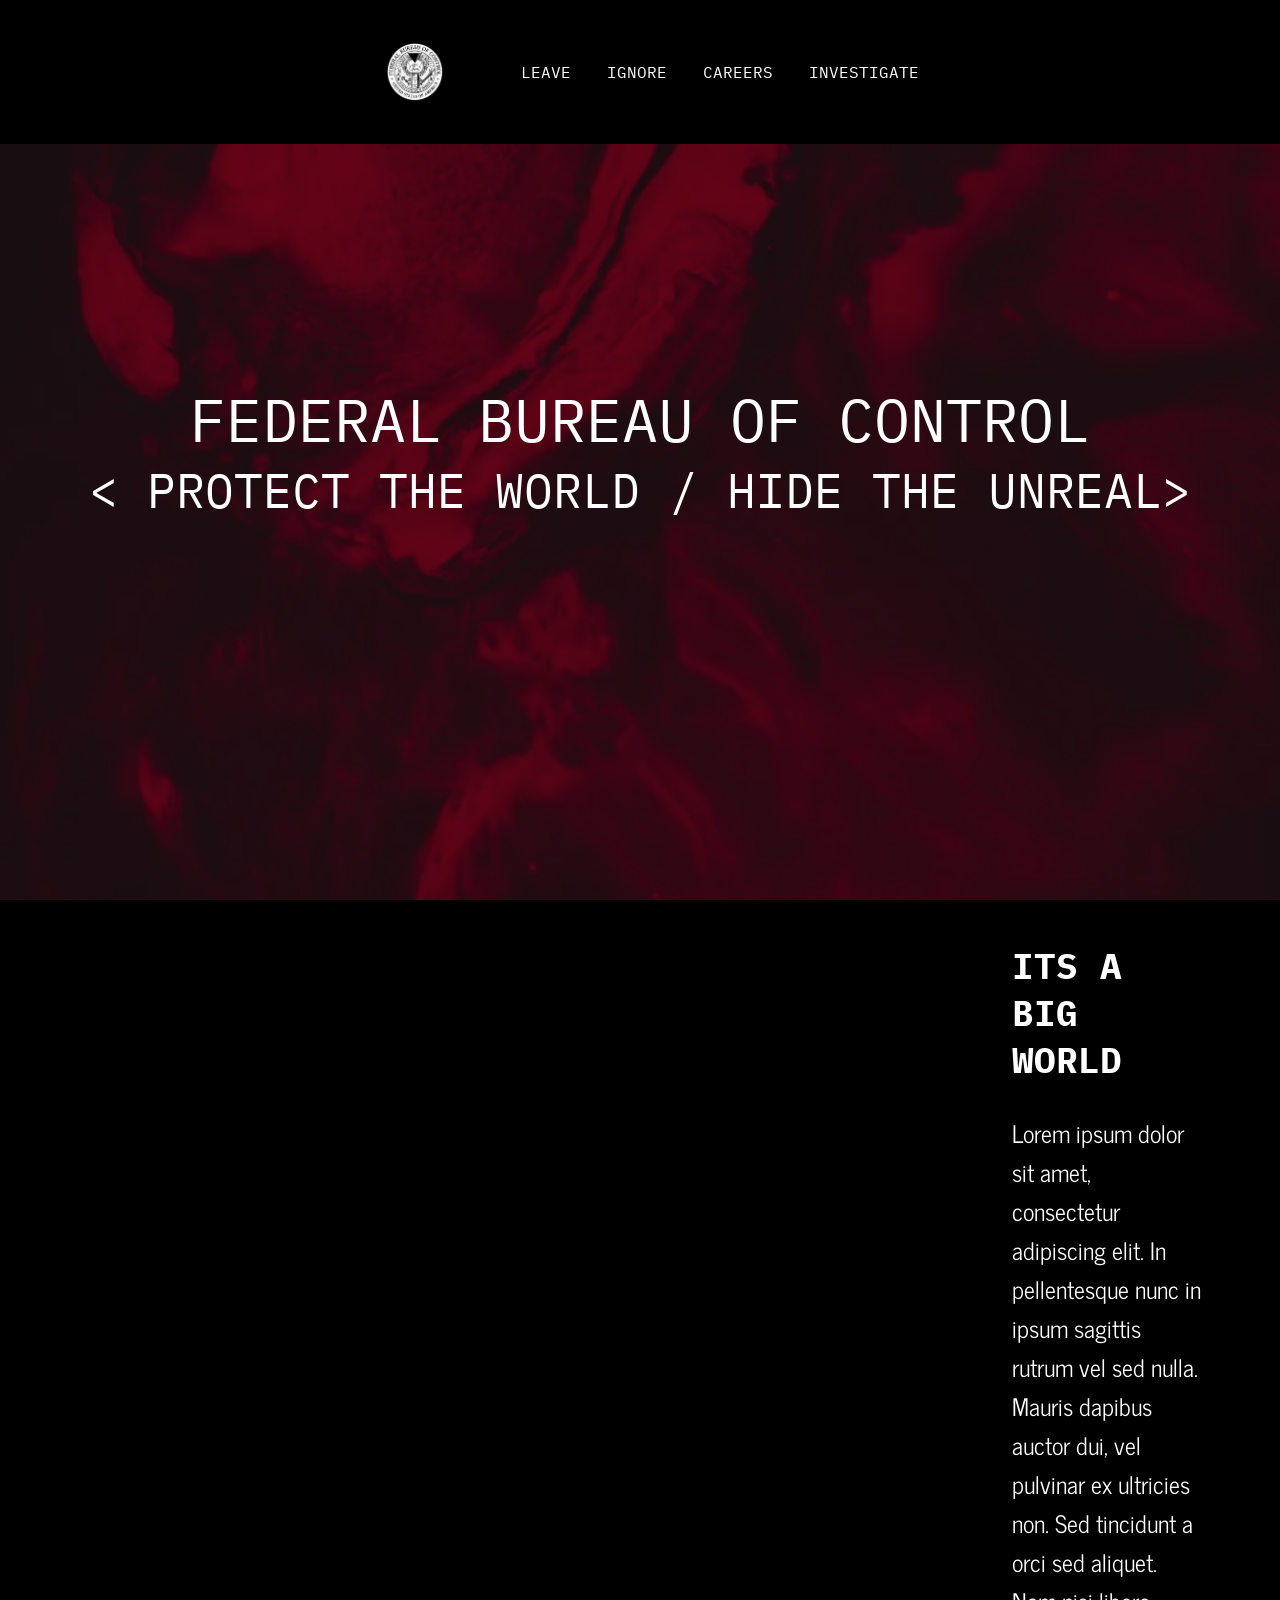
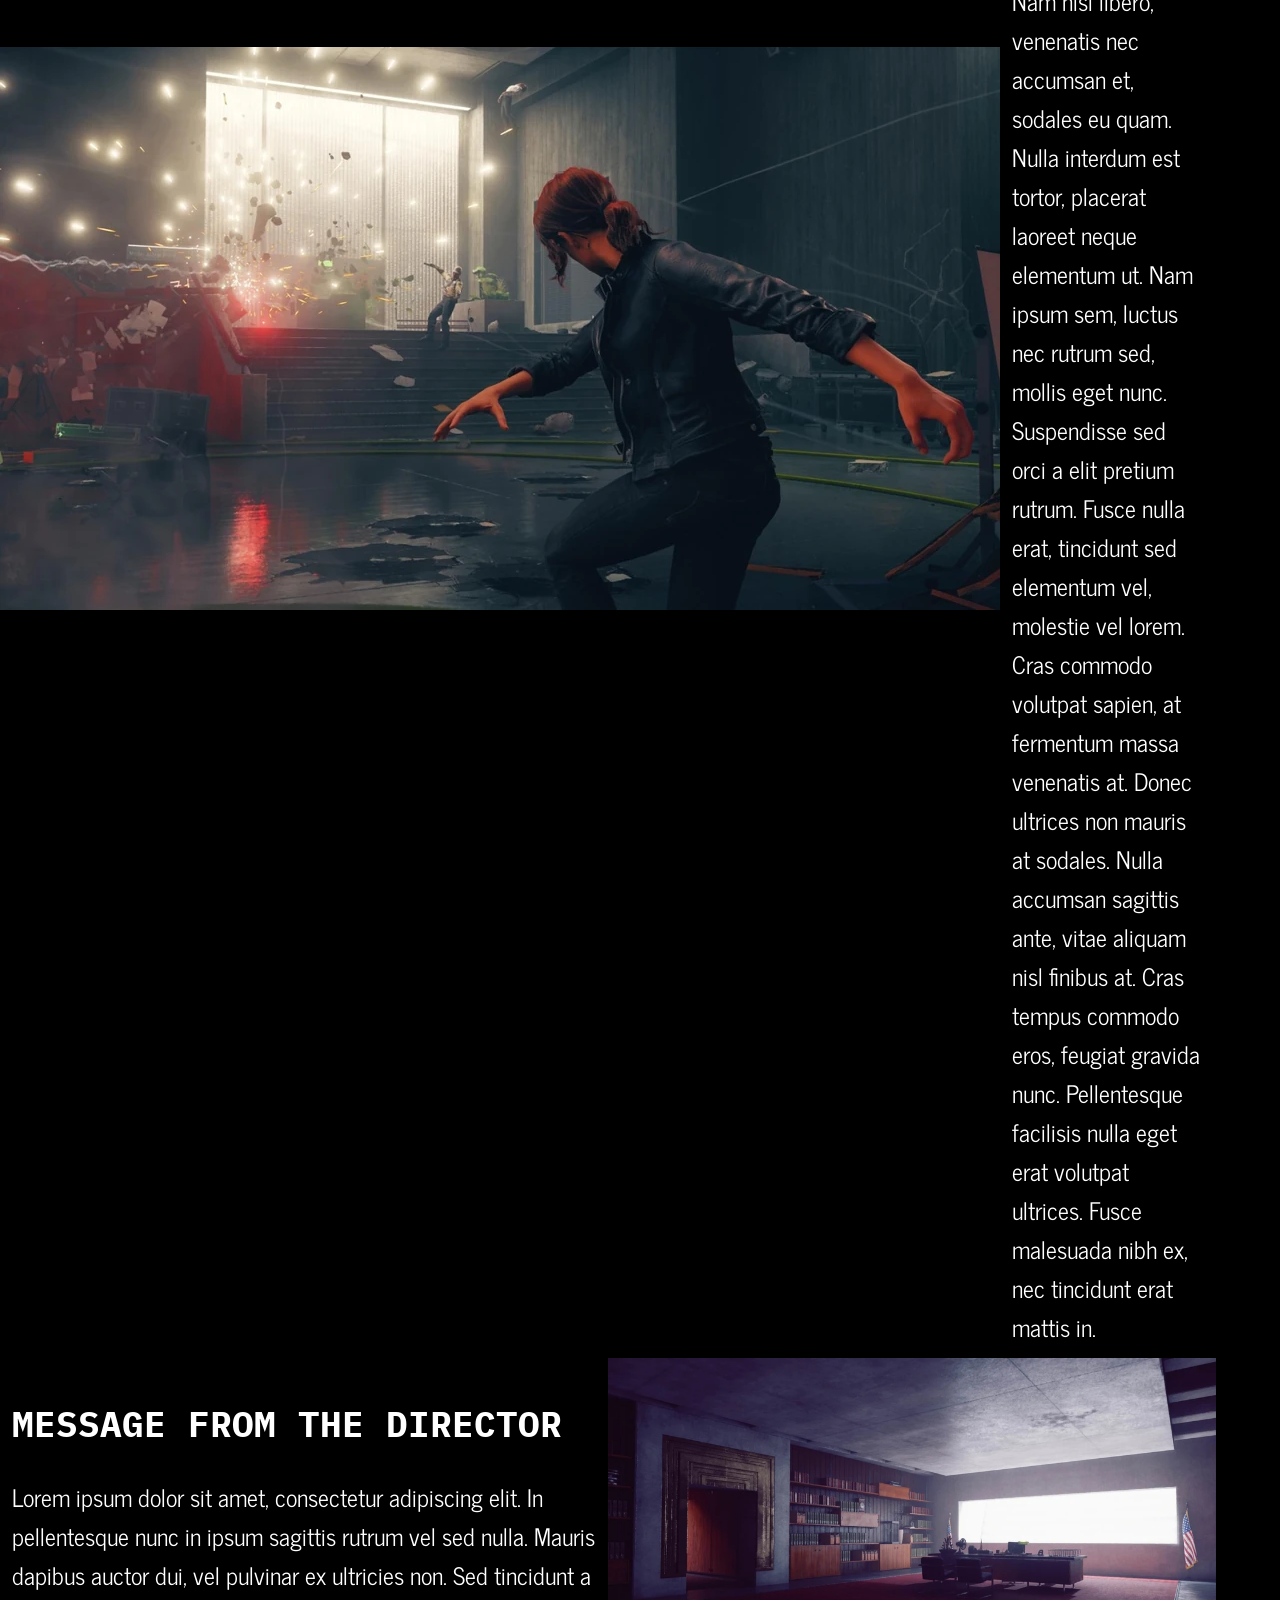
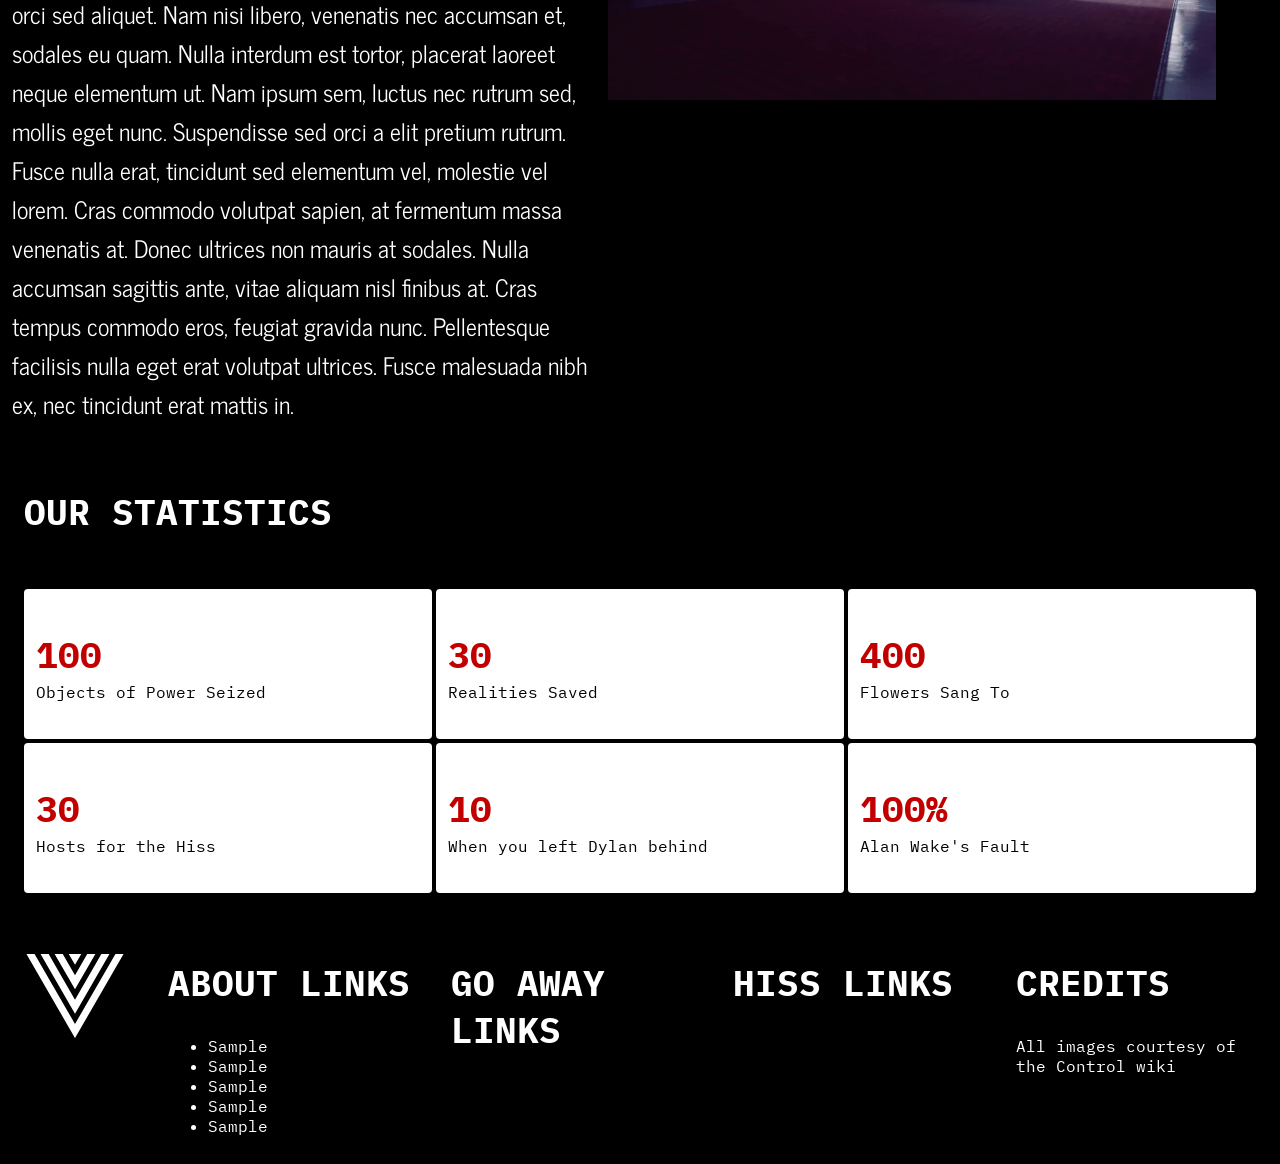
<file: Week4/index.html>
<!DOCTYPE html>
<html lang="en">

<head>
    <meta charset="UTF-8">
    <meta name="viewport" content="width=device-width, initial-scale=1.0">
    <title>FEDERAL BUREAU OF CONTROL</title>
    <style>
        @import url('https://fonts.googleapis.com/css2?family=IBM+Plex+Mono:ital,wght@0,100;0,200;0,300;0,400;0,500;0,600;0,700;1,100;1,200;1,300;1,400;1,500;1,600;1,700&family=News+Cycle:wght@400;700&display=swap');
    </style>
    <link rel="stylesheet" href="./styles.css" />
</head>

<body>
    <!--NAV BAR TOP PART-->
    <nav>
        <!--LOGO THAT WE ARE GOING TO EDIT-->
        <img src="./assets/logo.webp" />
        <!--LIST OF LINKS THAT WILL BE STYLED-->
        <ul>
            <li>LEAVE</li>
            <li>IGNORE</li>
            <li>CAREERS</li>
            <li>INVESTIGATE</li>
        </ul>
    </nav>

    <!--THIS IS THE HERO IMAGE THAT YOU SEE UP TOP. THIS CONTAINER HOLDS THIS INFO-->
    <div class="hero">
        <!-- WE WILL TALK ABOUT OVERLAYING, THIS IS GOING TO CREATE THAT COOL DARKENED EFFECT-->
        <div id="overlay"></div>
        <!--OUR HEADER-->
        <header>FEDERAL BUREAU OF CONTROL</header>
        <p>
            < PROTECT THE WORLD / HIDE THE UNREAL>
        </p>
    </div>

    <!--THESE ARE JUST PLACEHOLDERS BUT WE ARE GOING TO DO A SIDE BY SIDE VIEW WITH JESSE AND THE CONTENT-->
    <div class="message">

        <img src="./assets/messageFromDirector.webp">
        <div class="contentLeft">
            <h2>ITS A BIG WORLD</h2>

            Lorem ipsum dolor sit amet, consectetur adipiscing elit. In pellentesque nunc in ipsum
            sagittis rutrum vel sed nulla.
            Mauris dapibus auctor dui, vel pulvinar ex ultricies non. Sed tincidunt a orci sed aliquet. Nam nisi libero,
            venenatis
            nec accumsan et, sodales eu quam. Nulla interdum est tortor, placerat laoreet neque elementum ut. Nam ipsum
            sem, luctus
            nec rutrum sed, mollis eget nunc. Suspendisse sed orci a elit pretium rutrum. Fusce nulla erat, tincidunt
            sed elementum
            vel, molestie vel lorem. Cras commodo volutpat sapien, at fermentum massa venenatis at. Donec ultrices non
            mauris at
            sodales. Nulla accumsan sagittis ante, vitae aliquam nisl finibus at. Cras tempus commodo eros, feugiat
            gravida nunc.
            Pellentesque facilisis nulla eget erat volutpat ultrices. Fusce malesuada nibh ex, nec tincidunt erat mattis
            in.
        </div>
    </div>

    <!--SAME THING AS ABOVE.-->
    <div class="director">

        <div class="contentRight">
            <h2>MESSAGE FROM THE DIRECTOR</h2>
            <p>Lorem ipsum dolor sit amet, consectetur adipiscing elit. In pellentesque nunc in ipsum
                sagittis rutrum vel sed nulla.
                Mauris dapibus auctor dui, vel pulvinar ex ultricies non. Sed tincidunt a orci sed aliquet. Nam nisi
                libero,
                venenatis
                nec accumsan et, sodales eu quam. Nulla interdum est tortor, placerat laoreet neque elementum ut. Nam
                ipsum
                sem,
                luctus
                nec rutrum sed, mollis eget nunc. Suspendisse sed orci a elit pretium rutrum. Fusce nulla erat,
                tincidunt
                sed
                elementum
                vel, molestie vel lorem. Cras commodo volutpat sapien, at fermentum massa venenatis at. Donec ultrices
                non
                mauris at
                sodales. Nulla accumsan sagittis ante, vitae aliquam nisl finibus at. Cras tempus commodo eros, feugiat
                gravida
                nunc.
                Pellentesque facilisis nulla eget erat volutpat ultrices. Fusce malesuada nibh ex, nec tincidunt erat
                mattis
                in.</p>
        </div>

        <div id="directorImage"><img src="./assets/directorOffice.webp" /></div>
    </div>

    <!--WE ARE GOING TO SHOW SOME COOL METRICS AND CARDS IN A ROW. HINT HINT HINT HINT THIS IS HOW TO DO YOUR HOMEWORK-->
    <h2 id="stats">OUR STATISTICS</h2>
    <div class="dashboard">
        <div>
            <h2>100</h2>
            Objects of Power Seized
        </div>
        <div>
            <h2>30</h2>
            Realities Saved
        </div>
        <div>
            <h2>400</h2>
            Flowers Sang To
        </div>
        <div>
            <h2>30</h2>
            Hosts for the Hiss
        </div>
        <div>
            <h2>10</h2>
            When you left Dylan behind
        </div>
        <div>
            <h2>100%</h2>
            Alan Wake's Fault
        </div>
    </div>
    <!--FOOTER WITH COLUMNS AND CREDITS FOR OUR SOURCES-->
    <footer>
        <div><img src="./assets/board.svg" /></div>
        <div>
            <h2>ABOUT LINKS</h2>
            <ul>
                <li>Sample</li>
                <li>Sample</li>

                <li>Sample</li>

                <li>Sample</li>

                <li>Sample</li>

            </ul>
        </div>
        <div>
            <h2>GO AWAY LINKS</h2>
        </div>
        <div>
            <h2>HISS LINKS</h2>
        </div>
        <div>
            <h2>CREDITS</h2>

            All images courtesy of the Control wiki
        </div>

    </footer>

</body>

</html>
</file>
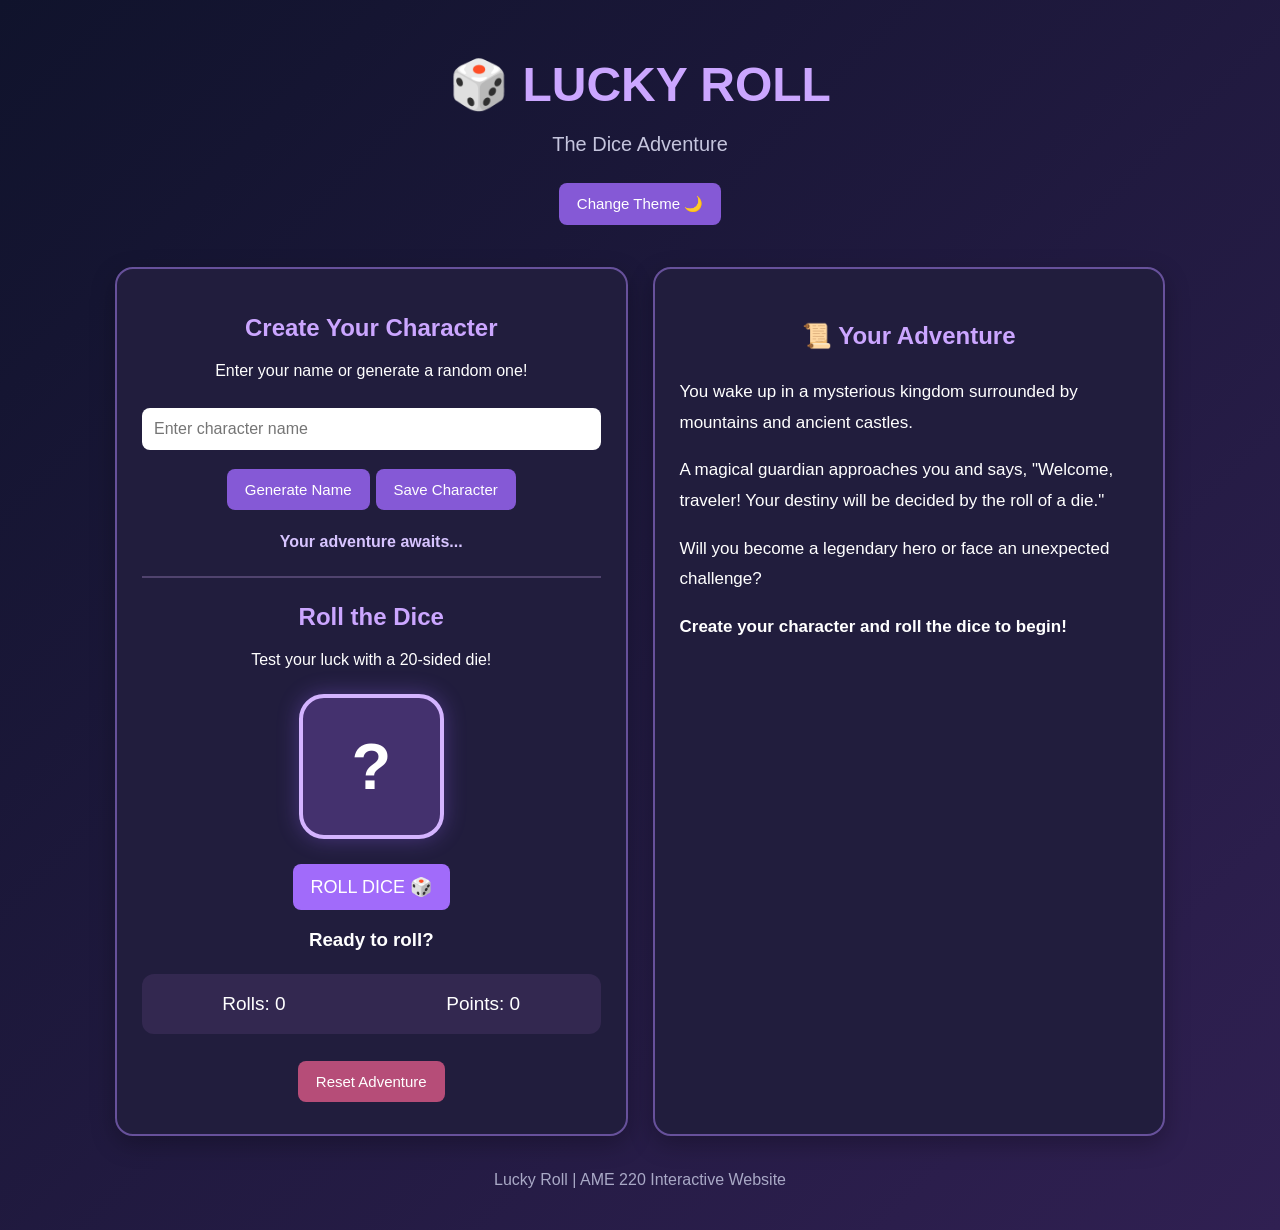
<file: Week5/index.html>
<!DOCTYPE html>
<html lang="en">
<head>
  <meta charset="UTF-8">
  <meta name="viewport" content="width=device-width, initial-scale=1.0">
  <title>Lucky Roll - Dice Adventure</title>
  <link rel="stylesheet" href="style.css">
  <script src="script.js" defer></script>
</head>
<body>
  <div class="container">
    <header>
      <h1>🎲 LUCKY ROLL</h1>
      <p class="subtitle">The Dice Adventure</p>
      <button id="themeBtn">Change Theme 🌙</button>
    </header>

    <main>
      <section class="game-card">
        <h2>Create Your Character</h2>
        <p>Enter your name or generate a random one!</p>

        <input type="text" id="playerName"
               placeholder="Enter character name">

        <div class="buttons">
          <button id="generateBtn">Generate Name</button>
          <button id="saveBtn">Save Character</button>
        </div>

        <p id="welcomeMessage">Your adventure awaits...</p>

        <hr>

        <h2>Roll the Dice</h2>
        <p>Test your luck with a 20-sided die!</p>

        <div id="dice" role="button" tabindex="0"
             aria-label="Roll the dice">?</div>

        <button id="rollBtn">ROLL DICE 🎲</button>

        <h3 id="rollResult">Ready to roll?</h3>

        <div class="scoreboard">
          <p>Rolls: <span id="rollCount">0</span></p>
          <p>Points: <span id="score">0</span></p>
        </div>

        <button id="resetBtn">Reset Adventure</button>
      </section>

      <section class="story-card">
        <h2>📜 Your Adventure</h2>
        <div id="story">
          <p>You wake up in a mysterious kingdom
          surrounded by mountains and ancient castles.</p>

          <p>A magical guardian approaches you and says,
          "Welcome, traveler! Your destiny will be
          decided by the roll of a die."</p>

          <p>Will you become a legendary hero or face
          an unexpected challenge?</p>

          <p><strong>Create your character and roll
          the dice to begin!</strong></p>
        </div>
      </section>
    </main>

    <footer>
      <p>Lucky Roll | AME 220 Interactive Website</p>
    </footer>
  </div>
</body>
</html>
</file>
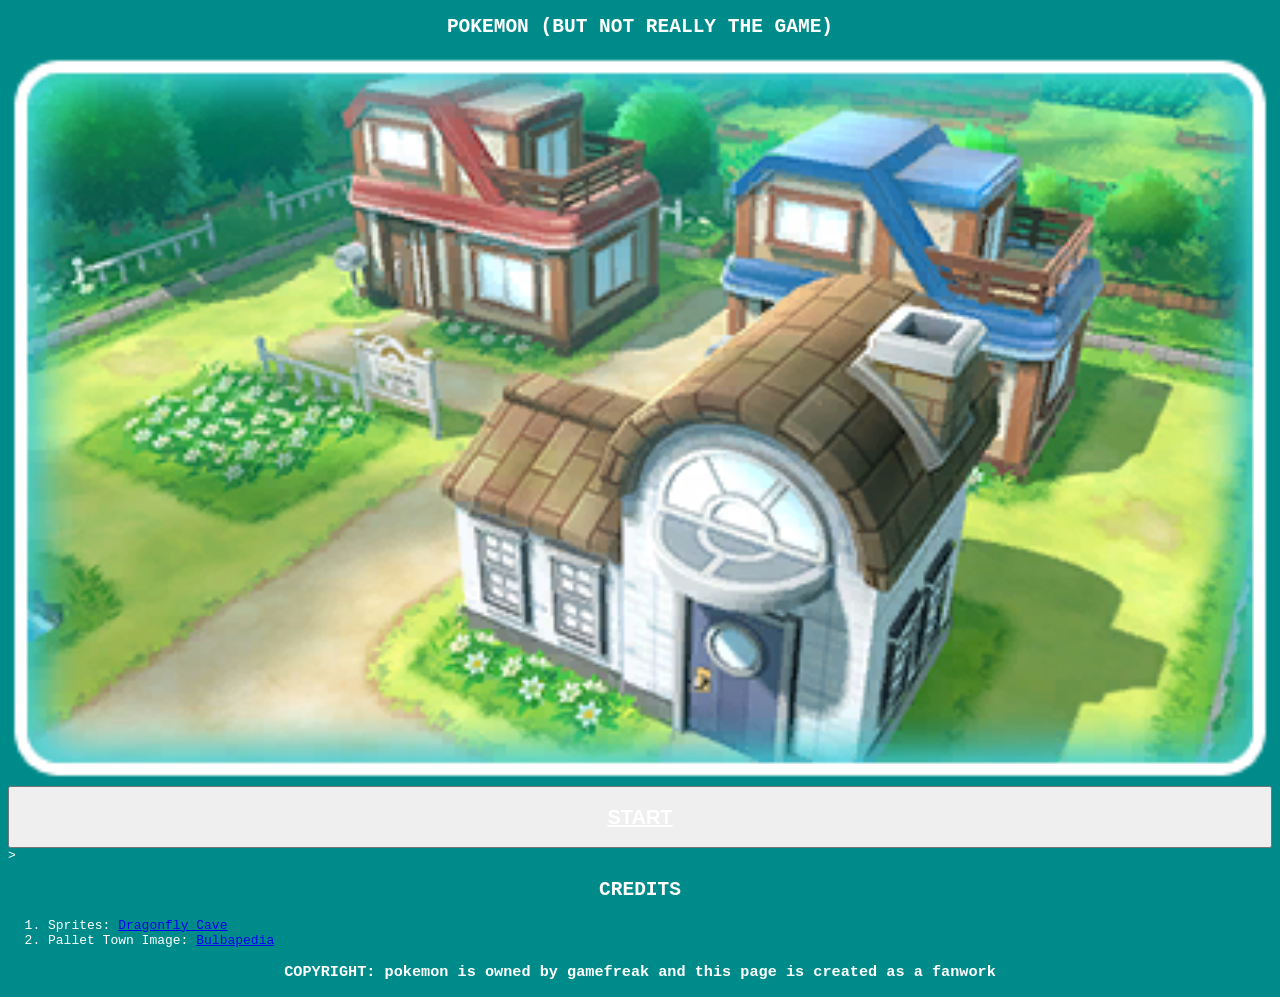
<file: Week2/ourfirstgame/index.html>
<!DOCTYPE html>

<html>

<head>
    <title>OUR FIRST GAME</title>
</head>

<body style="background-color: darkcyan; color: white; font-family: monospace;">

<section class="game-content">

    <h1 style="color:white; text-align: center; font-family: monospace;">POKEMON (BUT NOT REALLY THE GAME)</h1>

<img id="town-image" src="./assets/Pallet_Town_PE.png" alt="an image of pallet town from the game" style="width: 100%"></img>

<button id="play-button" class="start-button" style="width: 100%;"><h1 style="text-align: center;"><a href="./game.html" style="color: white; text-decoration: underline;">START</a></h1></button>

></section>

<section id="credits" class="credits-section">
    <h2 style="text-align: center">CREDITS</h2>
    <ol>
        <li id="sprites-credit">Sprites: <a href="https://www.dragonflycave.com/resources/sprite-generator/">Dragonfly Cave</a> 
        </li>
        <li id="image-credit">Pallet Town Image: <a href="https://bulbapedia.bulbagarden.net/wiki/Main_Page">Bulbapedia</a></li>
    </ol>
</section>

<h3 style="text-align: center; color: white; font-family: monospace;">COPYRIGHT: pokemon is owned by gamefreak and this page is created as a fanwork</h3>



</body>
</html>
</file>
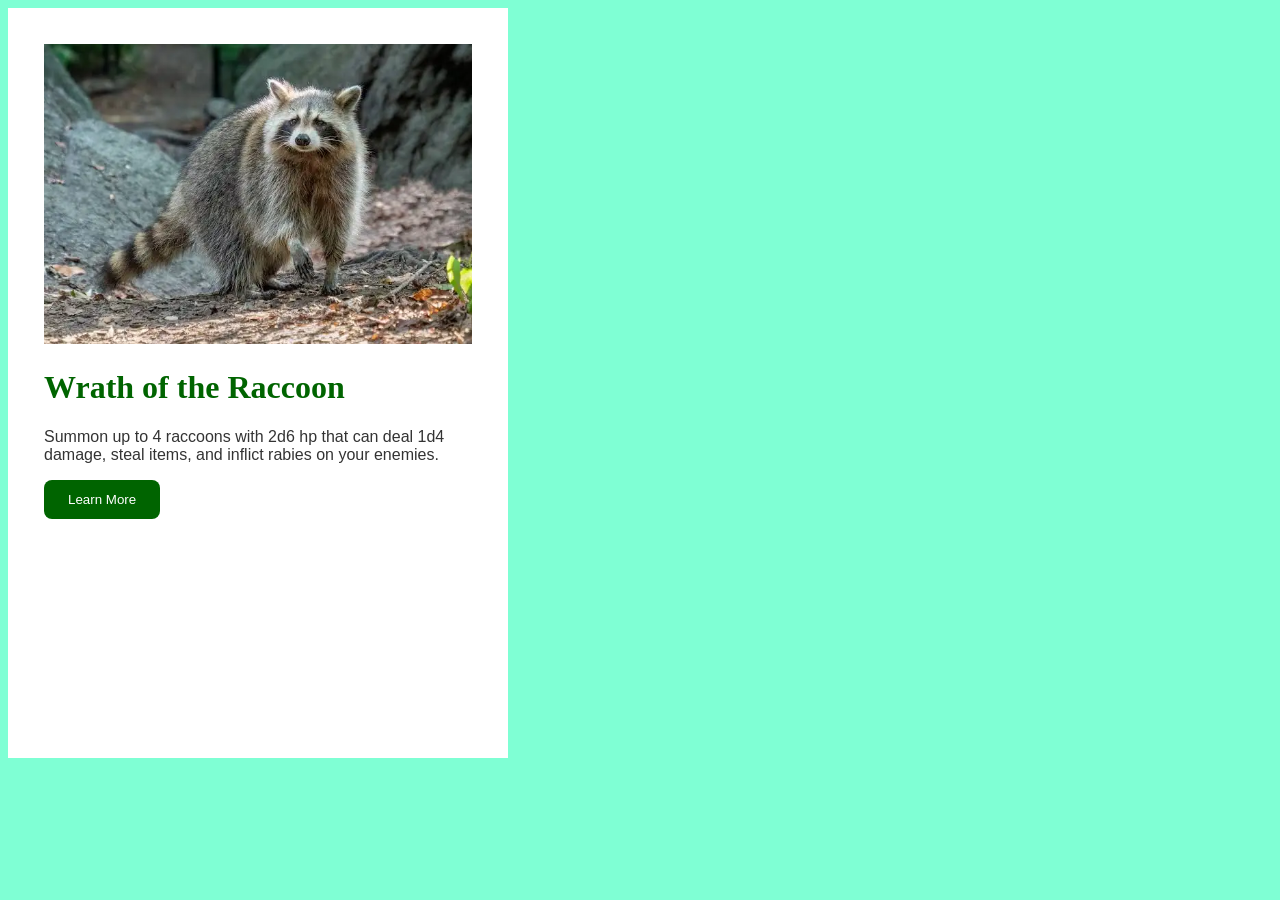
<file: Week3/Homework/index.html>
<!DOCTYPE html> 
<html lang="en">
<head>
  <meta charset="UTF-8" />
  <meta name="viewport" content="width=device-width, initial-scale=1.0" />
  <title>Week 3 Homework</title>
  <style>
    body {
        background-color:aquamarine;
    }
        .card {
            width: 500px;
            height: 750px;
            padding: 36px;
            background-color: white;
            box-sizing: border-box;
        }
        .card img {
            width: 100%;
            height: 300px;
            object-fit: cover;
        }
        .card h1 {
            font-family:Georgia, 'Times New Roman', Times, serif;
            font-size: 32px;
            color: darkgreen;
        }
        .card p {
            font-family:Arial, sans-serif;
            font-size: 16px;
            color: #333333;
        }
        .card button {
            background-color: darkgreen;
            color: white;
            border: none;
            padding: 12px 24px;
            border-radius: 8px;
            cursor: pointer;
        }
  </style>
</head>
<body>
    <div class="card">
    <img src=".//raccoon.webp" alt="Raccoon">
    <h1>Wrath of the Raccoon</h1>
    <p>Summon up to 4 raccoons with 2d6 hp that can deal 1d4 damage, steal items, and inflict rabies on your enemies.</p>
    <a href="https://www.google.com" target="_blank">
        <button>Learn More</button>
    </a>
    </div>
</body>
</html>
</file>
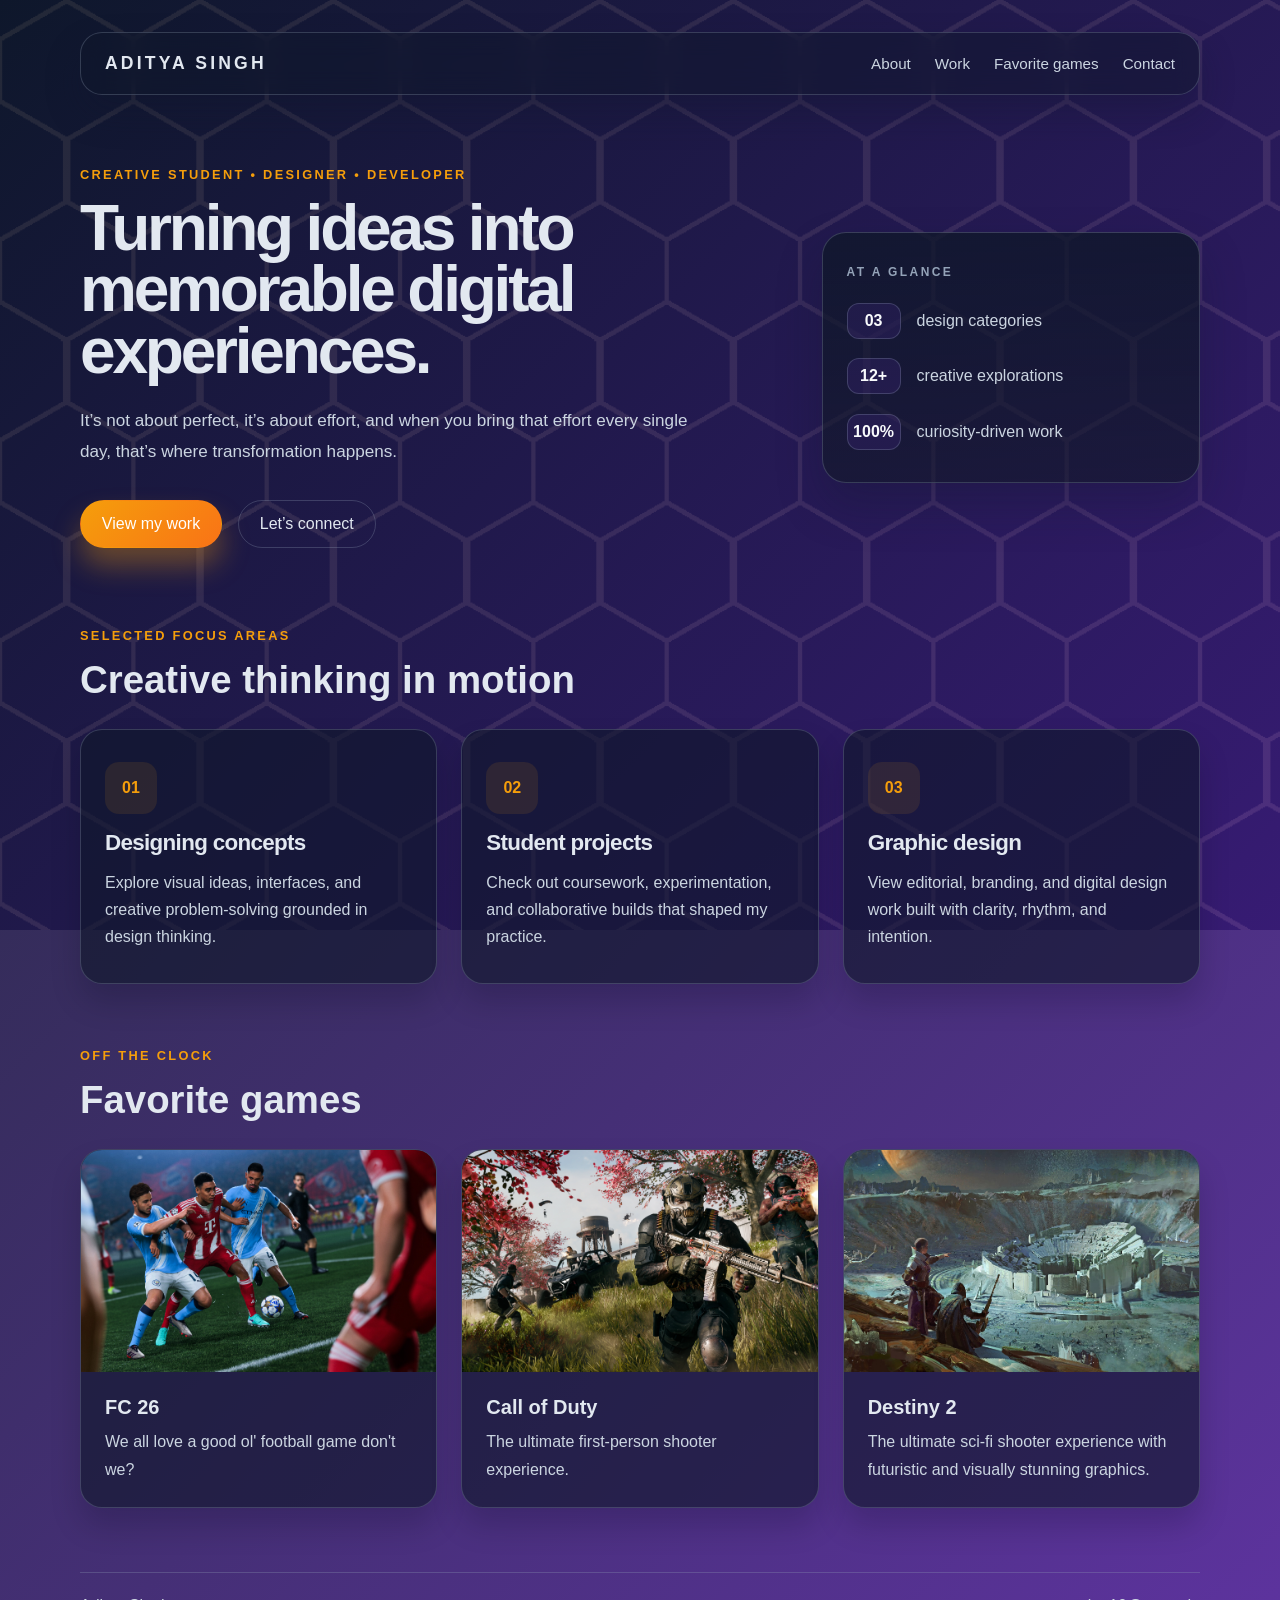
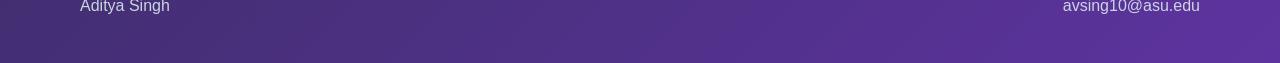
<file: Week3/portfolio/assets/index.html>
<!DOCTYPE html>
<html lang="en">
  <head>
    <meta charset="UTF-8" />
    <meta name="viewport" content="width=device-width, initial-scale=1.0" />
    <title>Aditya Singh | Portfolio</title>
    <meta
      name="description"
      content="Portfolio website for Aditya Singh featuring design, student projects, and graphic design work."
    />
    <link rel="stylesheet" href="./styles.css" />
  </head>
  <body>
    <div class="page-shell">
      <header class="site-header">
        <div class="brand">ADITYA SINGH</div>
        <nav class="nav" aria-label="Main navigation">
          <a href="#about">About</a>
          <a href="#work">Work</a>
          <a href="#games">Favorite games</a>
          <a href="#contact">Contact</a>
        </nav>
      </header>

      <main>
        <section class="hero" id="about">
          <div class="hero-copy">
            <p class="eyebrow">Creative student • designer • developer</p>
            <h1>Turning ideas into memorable digital experiences.</h1>
            <p class="summary">
              It’s not about perfect, it’s about effort, and when you bring that effort every single day,
              that’s where transformation happens.
            </p>
            <div class="cta-row">
              <a class="button primary" href="#work">View my work</a>
              <a class="button secondary" href="#contact">Let’s connect</a>
            </div>
          </div>

          <aside class="highlight-card" aria-label="Portfolio highlights">
            <p class="card-label">At a glance</p>
            <ul>
              <li><span>03</span> design categories</li>
              <li><span>12+</span> creative explorations</li>
              <li><span>100%</span> curiosity-driven work</li>
            </ul>
          </aside>
        </section>

        <section class="work" id="work">
          <div class="section-heading">
            <p class="eyebrow">Selected focus areas</p>
            <h2>Creative thinking in motion</h2>
          </div>

          <div class="cards">
            <article class="project-card">
              <div class="card-icon">01</div>
              <h3>Designing concepts</h3>
              <p>Explore visual ideas, interfaces, and creative problem-solving grounded in design thinking.</p>
            </article>

            <article class="project-card">
              <div class="card-icon">02</div>
              <h3>Student projects</h3>
              <p>Check out coursework, experimentation, and collaborative builds that shaped my practice.</p>
            </article>

            <article class="project-card">
              <div class="card-icon">03</div>
              <h3>Graphic design</h3>
              <p>View editorial, branding, and digital design work built with clarity, rhythm, and intention.</p>
            </article>
          </div>
        </section>

        <section class="games" id="games">
          <div class="section-heading">
            <p class="eyebrow">Off the clock</p>
            <h2>Favorite games</h2>
          </div>

          <div class="game-cards">
            <article class="game-card">
              <img class="game-art" src="./FC26.jpg" alt="FC 26 cover art" />
              <div class="game-card-copy">
                <h3>FC 26</h3>
                <p>We all love a good ol' football game don't we?</p>
              </div>
            </article>

            <article class="game-card">
              <img class="game-art" src="./CallofDuty.webp" alt="Call of Duty game artwork" />
              <div class="game-card-copy">
                <h3>Call of Duty</h3>
                <p>The ultimate first-person shooter experience.</p>
              </div>
            </article>

            <article class="game-card">
              <img class="game-art" src="./Destiny2.jpg" alt="Destiny 2 game artwork" />
              <div class="game-card-copy">
                <h3>Destiny 2</h3>
                <p>The ultimate sci-fi shooter experience with futuristic and visually stunning graphics.</p>
              </div>
            </article>
          </div>
        </section>
      </main>

      <footer class="site-footer" id="contact">
        <p>Aditya Singh</p>
        <a href="mailto:avsing10@asu.edu">avsing10@asu.edu</a>
      </footer>
    </div>
  </body>
</html>
</file>
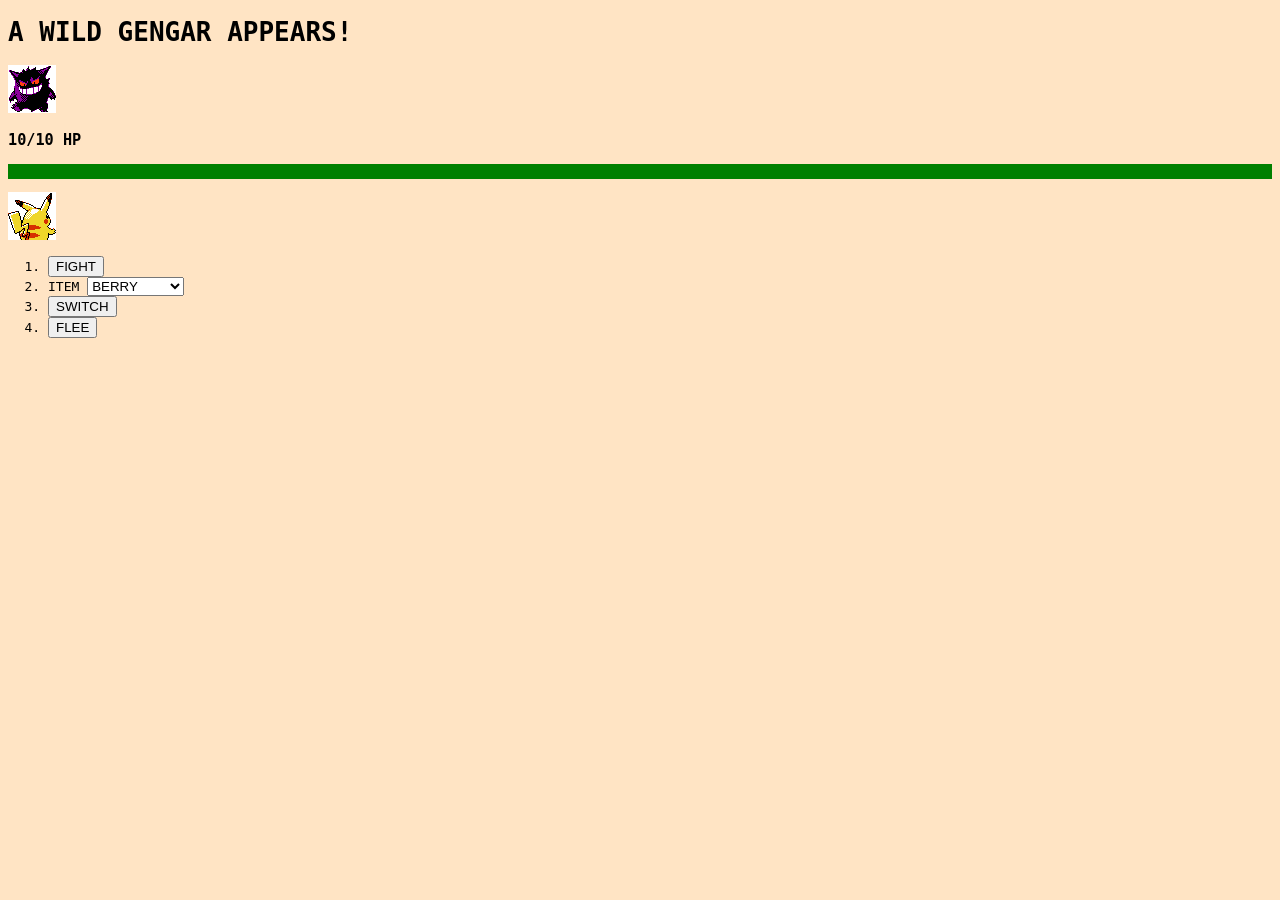
<file: Week2/ourfirstgame/game.html>
<!DOCTYPE html>
<html>
<title>WEBPAGE WANTS TO BATTLE!</title>
</head>
<body class="battle" style="background-color: bisque;font-family:monospace;">
    <h1 id="gengar">A WILD GENGAR APPEARS!</h1>
    <section class="gengar">
        <img src="./assets/gengar.png"></img>
        <h3>10/10 HP</h3>
    </section>
    <div style="background-color: green;"><p><p><p>&nbsp;</p></div>
    <section class="pikachu">
        <img src ="./assets/pikachu-back.png"/>
        <ol>
            <li><button>FIGHT</button></li>
            <li><label id="item" for="item-select">ITEM</label>

                <select id="item-select">
                    <option value="berries">BERRY</option>
                    <option value="lemonade">LEMONADE</option>
                </select>
            
            
            </li>
            <li><button>SWITCH</button></li>
            <li><button>FLEE</button></li>
        </ol>
    </section>
    
</body>
</html>
</file>
<file: Week4/styles.css>
* {
  --primaryWhite: white;
  --primaryBlack:black;
  --emphasisRed:#C20000;
  font: size 16px;
  font-family: 'IBM Plex Mono', monospace;
}

body{
  padding: 0;
  margin: 0;
  background-color:black;
}

nav{
  position:fixed;
  top:0;
  left:0;
  background-color:var(--primaryBlack);
  color:var(--primaryWhite);
  display:flex;
  justify-content:center;
  align-items:center;
  padding: 24px;
  margin: 0 auto;
  width:100vw;
  z-index:10;
  height:96px;
}

nav > img{
  height:60px;
  width:60px;
}

nav > ul{
  margin-left:24px;
  list-style-type:none;
  display:flex;
  justify-content:space-around;
}

nav ul > li{
  padding: 12px;
  margin-right: 12px;
}

nav ul > li:hover{
  background-color:var(--emphasisRed);
  color:var(--primaryBlack);
}

.hero {
    background-image: url('./assets/thehiss.webp');
    height: 100vh;
    width: 100vw;
    background-size: cover;
    display: flex;
    flex-direction: column;
    align-items: center;
    justify-content: center;
    padding: 36px;
    position: relative;
    box-sizing: border-box;
}

.hero header, .hero p {
    margin: 0 auto;
    z-index: 9;
}

.hero header {
    font-size: 60px;
    color: white;
}

.hero p {
    font-size: 48px;
    color: white;
}

#overlay {
    position: absolute;
    top: 0;
    left: 0;
    z-index: 8;
    height: 100vh;
    width: 100vw;
    background-color: rgba(7, 7, 7, 0.5);
}

.message {
    display: flex;
    width: 95vw;
    justify-content: center;
    align-items: center;
}

h2 {
    font-size: 36px;
    color: white;
}

.contentLeft {
    color: var(--primaryWhite);
    padding: 12px;
    font-family: "News Cycle";
    font-size: 1.5rem;
}

.contentRight > p {
    font-family: "News Cycle";
    font-size: 1.5rem;
}

.director {
    width: 95vw;
    display: grid;
    grid-template-columns: 50% 50%;
}

#directorImage > img {
    width: 100%;
}

.contentRight {
    padding: 12px;
    color: white;
}

.director {
    grid-template-columns: minmax(0, 1fr) minmax(0, 1fr);
}

.director > div {
    min-width: 0;
}

.contentRight {
    overflow-wrap: break-word;
}

#directorImage img {
    width: 100%;
    height: auto;
}

.dashboard {
    padding: 24px;
    display: grid;
    grid-template-columns: repeat(3, 1fr);
    grid-template-rows: 150px 150px;
    gap: 4px 4px;
}

.dashboard > div {
    background-color: white;
    color: black;
    border-radius: 4px;
    padding: 12px;
}

.dashboard > div > h2 {
    margin-bottom: 4px;
    color: var(--emphasisRed);
}

#stats {
    padding-left: 24px;
}

.dashboard {
    padding: 24px;
    display: grid;
    grid-template-columns: repeat(3, 1fr);
    grid-template-rows: 150px 150px;
    gap: 4px;
}

.dashboard > div {
    background-color: white;
    color: black;
    border-radius: 4px;
    padding: 12px;
}

.dashboard > div > h2 {
    margin-bottom: 4px;
    color: var(--emphasisRed);
}

#stats {
    padding-left: 24px;
}

footer {
    display: grid;
    color: white;
    grid-template-columns: 150px repeat(4, 1fr);
    column-gap: 6px;
}

footer > img {
    width: 100%;
}

footer > div {
    padding: 12px;
}

@media screen and (max-width: 720px) {
    * {
        font-size: 12px;
    }

    nav {
        justify-content: flex-start;
        align-items: flex-start;
        padding: 12px;
        height: 72px;
    }

    nav > ul {
        margin-left: 12px;
    }

    .hero {
        box-sizing: border-box;
    }

    .director, .message {
        display: block;
        width: 100%;
        padding: 0.5rem;
        box-sizing: border-box;
    }

    .dashboard {
        grid-template-columns: repeat(2, 1fr);
        grid-template-rows: repeat(3, 1fr);
    }

    .message > img {
        width: 100%;
    }

    footer {
        display: flex;
        background-color: white;
        color: black;
        flex-direction: column;
    }

    footer h2 {
        color: black;
    }

    footer > div > img {
        display: none;
    }
}
@media (max-width: 800px) {
    .dashboard {
        grid-template-columns: repeat(2, 1fr);
    }

    footer {
        flex-wrap: wrap;
    }
}

@media (max-width: 500px) {
    .dashboard {
        grid-template-columns: 1fr;
    }
}
footer {
    background-color: black;
    color: white;
}

footer h2,
footer p,
footer li {
    color: white;
}
</file>
<file: Week5/style.css>
* {
  box-sizing: border-box;
}

body {
  margin: 0;
  font-family: Arial, sans-serif;
  background: linear-gradient(135deg, #10132c, #302052);
  color: white;
  min-height: 100vh;
  transition: background 0.3s, color 0.3s;
}

.container {
  max-width: 1100px;
  margin: auto;
  padding: 25px;
}

header {
  text-align: center;
  margin-bottom: 35px;
}

h1 {
  font-size: 48px;
  color: #cba6ff;
  margin-bottom: 5px;
}

.subtitle {
  color: #c5c5dd;
  font-size: 20px;
}

main {
  display: grid;
  grid-template-columns: 1fr 1fr;
  gap: 25px;
}

.game-card, .story-card {
  background: #211d3d;
  border: 2px solid #67519b;
  border-radius: 18px;
  padding: 25px;
  text-align: center;
  box-shadow: 0 8px 24px #0004;
}

h2 {
  color: #cba6ff;
}

input {
  width: 100%;
  padding: 12px;
  border-radius: 8px;
  border: none;
  margin: 12px 0;
  font-size: 16px;
}

button {
  background: #8559d6;
  color: white;
  border: none;
  border-radius: 8px;
  padding: 12px 18px;
  margin: 7px 3px;
  cursor: pointer;
  font-size: 15px;
  transition: transform 0.2s, background 0.2s;
}

button:hover {
  background: #aa7bff;
  transform: scale(1.05);
}

.buttons {
  display: flex;
  justify-content: center;
  flex-wrap: wrap;
}

#welcomeMessage {
  color: #d7c4ff;
  font-weight: bold;
}

hr {
  margin: 25px 0;
  border: 1px solid #50436e;
}

#dice {
  width: 145px;
  height: 145px;
  background: #44316e;
  border: 4px solid #d4b4ff;
  border-radius: 25px;
  margin: 25px auto;
  display: flex;
  align-items: center;
  justify-content: center;
  font-size: 65px;
  font-weight: bold;
  box-shadow: 0 0 22px #9969ff55;
  cursor: pointer;
  transition: transform 0.25s, background 0.25s;
}

#dice:hover {
  transform: rotate(8deg) scale(1.05);
}

#rollBtn {
  display: block;
  margin: 10px auto;
  font-size: 18px;
  background: #a16bfa;
}

#rollResult {
  min-height: 25px;
}

.scoreboard {
  display: flex;
  justify-content: space-around;
  background: #332850;
  border-radius: 12px;
  margin: 20px 0;
  font-size: 19px;
}

#resetBtn {
  background: #b64d78;
}

.story-card {
  text-align: left;
  line-height: 1.8;
}

.story-card h2 {
  text-align: center;
}

#story {
  font-size: 17px;
}

footer {
  text-align: center;
  margin-top: 35px;
  color: #a9a9c6;
}

body.light {
  background: linear-gradient(135deg, #e6ddff, #c9dbff);
  color: #28213e;
}

.light .game-card,
.light .story-card {
  background: #ffffff;
  border-color: #a58bcc;
}

.light h2, .light h1 {
  color: #7045a7;
}

.light .subtitle,
.light #welcomeMessage,
.light footer {
  color: #51416c;
}

.light .scoreboard {
  background: #eee5ff;
}

@media (max-width: 700px) {
  main {
    grid-template-columns: 1fr;
  }

  h1 {
    font-size: 36px;
  }
}
</file>
<file: Week3/portfolio/assets/styles.css>
:root {
  --bg-dark: #0f172a;
  --bg-soft: #111827;
  --panel: rgba(15, 23, 42, 0.72);
  --panel-strong: rgba(15, 23, 42, 0.9);
  --stroke: rgba(148, 163, 184, 0.28);
  --text: #e2e8f0;
  --text-soft: #cbd5e1;
  --muted: #94a3b8;
  --accent: #f59e0b;
  --accent-2: #7c3aed;
  --shadow: rgba(15, 23, 42, 0.32);
}

* {
  box-sizing: border-box;
}

html {
  scroll-behavior: smooth;
}

body {
  margin: 0;
  min-height: 100vh;
  font-family: "Segoe UI", Tahoma, Geneva, Verdana, sans-serif;
  color: var(--text);
  background:
    linear-gradient(135deg, rgba(15, 23, 42, 0.92), rgba(76, 29, 149, 0.9)),
    url("./css-pattern-by-magicpattern.png") center/cover no-repeat fixed;
}

img {
  max-width: 100%;
  display: block;
}

button,
a {
  font: inherit;
}

.page-shell {
  width: min(1120px, calc(100% - 2rem));
  margin: 0 auto;
  padding: 2rem 0 3rem;
}

.site-header {
  display: flex;
  align-items: center;
  justify-content: space-between;
  gap: 1rem;
  padding: 1.25rem 1.5rem;
  border: 1px solid var(--stroke);
  border-radius: 22px;
  background: rgba(15, 23, 42, 0.5);
  backdrop-filter: blur(12px);
  box-shadow: 0 18px 35px var(--shadow);
}

.brand {
  font-size: 1.1rem;
  font-weight: 800;
  letter-spacing: 0.18em;
}

.nav {
  display: flex;
  align-items: center;
  gap: 1.5rem;
}

.nav a {
  color: var(--text-soft);
  text-decoration: none;
  font-size: 0.95rem;
  transition: color 0.2s ease;
}

.nav a:hover,
.nav a:focus-visible {
  color: #fff;
}

.hero {
  display: grid;
  grid-template-columns: 1.5fr 0.8fr;
  align-items: center;
  gap: 2rem;
  padding: 4.5rem 0 3rem;
}

.eyebrow {
  margin: 0 0 1rem;
  color: var(--accent);
  font-size: 0.8rem;
  font-weight: 700;
  letter-spacing: 0.18em;
  text-transform: uppercase;
}

.hero-copy h1 {
  margin: 0;
  max-width: 620px;
  font-size: clamp(2.8rem, 5vw, 5rem);
  line-height: 0.96;
  letter-spacing: -0.05em;
}

.summary {
  max-width: 620px;
  margin: 1.5rem 0 0;
  color: var(--text-soft);
  font-size: 1.07rem;
  line-height: 1.8;
}

.cta-row {
  display: flex;
  flex-wrap: wrap;
  gap: 1rem;
  margin-top: 2rem;
}

.button {
  display: inline-flex;
  align-items: center;
  justify-content: center;
  min-height: 48px;
  padding: 0.8rem 1.3rem;
  border-radius: 999px;
  border: 1px solid transparent;
  text-decoration: none;
  transition: transform 0.2s ease, box-shadow 0.2s ease, border-color 0.2s ease;
}

.button:hover,
.button:focus-visible {
  transform: translateY(-2px);
}

.button.primary {
  background: linear-gradient(135deg, var(--accent), #f97316);
  color: #fff;
  box-shadow: 0 18px 28px rgba(245, 158, 11, 0.35);
}

.button.secondary {
  background: transparent;
  color: var(--text);
  border-color: var(--stroke);
}

.highlight-card {
  padding: 2rem 1.5rem;
  border: 1px solid var(--stroke);
  border-radius: 24px;
  background: linear-gradient(180deg, rgba(15, 23, 42, 0.8), rgba(17, 24, 39, 0.62));
  box-shadow: 0 22px 45px rgba(15, 23, 42, 0.3);
}

.card-label {
  margin: 0 0 1.5rem;
  font-size: 0.75rem;
  font-weight: 700;
  letter-spacing: 0.2em;
  text-transform: uppercase;
  color: var(--muted);
}

.highlight-card ul {
  list-style: none;
  margin: 0;
  padding: 0;
  display: grid;
  gap: 1.2rem;
}

.highlight-card li {
  display: flex;
  align-items: center;
  gap: 1rem;
  color: var(--text-soft);
  font-size: 1rem;
}

.highlight-card span {
  min-width: 54px;
  padding: 0.5rem 0.3rem;
  border: 1px solid var(--stroke);
  border-radius: 12px;
  background: rgba(124, 58, 237, 0.12);
  color: #f8fafc;
  font-weight: 800;
  text-align: center;
}

.work {
  padding-top: 2rem;
}

.games {
  padding-top: 4rem;
}

.section-heading {
  margin-bottom: 1.75rem;
}

.section-heading h2 {
  margin: 0;
  font-size: clamp(2rem, 3vw, 3rem);
  line-height: 1.1;
}

.cards {
  display: grid;
  grid-template-columns: repeat(3, minmax(0, 1fr));
  gap: 1.5rem;
}

.project-card {
  padding: 2rem 1.5rem;
  border: 1px solid var(--stroke);
  border-radius: 22px;
  background: rgba(15, 23, 42, 0.62);
  box-shadow: 0 18px 30px rgba(2, 6, 23, 0.18);
}

.card-icon {
  display: inline-flex;
  align-items: center;
  justify-content: center;
  width: 52px;
  height: 52px;
  border-radius: 14px;
  background: rgba(245, 158, 11, 0.1);
  color: var(--accent);
  font-weight: 800;
  margin-bottom: 1rem;
}

.project-card h3 {
  margin: 0 0 0.8rem;
  font-size: 1.4rem;
  letter-spacing: -0.03em;
}

.project-card p {
  margin: 0;
  color: var(--text-soft);
  line-height: 1.7;
}

.game-cards {
  display: grid;
  grid-template-columns: repeat(3, minmax(0, 1fr));
  gap: 1.5rem;
}

.game-card {
  overflow: hidden;
  border: 1px solid var(--stroke);
  border-radius: 22px;
  background: rgba(15, 23, 42, 0.62);
  box-shadow: 0 18px 30px rgba(2, 6, 23, 0.18);
}

.game-art {
  width: 100%;
  aspect-ratio: 16 / 10;
  object-fit: cover;
}

.game-card-copy {
  padding: 1.5rem;
}

.game-card h3 {
  margin: 0 0 0.6rem;
  font-size: 1.25rem;
}

.game-card p {
  margin: 0;
  color: var(--text-soft);
  line-height: 1.7;
}

.site-footer {
  display: flex;
  justify-content: space-between;
  align-items: center;
  gap: 1rem;
  margin-top: 4rem;
  padding-top: 1.5rem;
  border-top: 1px solid var(--stroke);
  color: var(--text-soft);
}

.site-footer p,
.site-footer a {
  margin: 0;
  color: var(--text-soft);
  text-decoration: none;
}

.site-footer a:hover,
.site-footer a:focus-visible {
  color: #fff;
}

@media (max-width: 760px) {
  .page-shell {
    width: min(100% - 1rem, 1120px);
    padding-top: 1rem;
  }

  .site-header,
  .site-footer,
  .nav {
    flex-direction: column;
    align-items: flex-start;
  }

  .nav {
    gap: 0.7rem;
  }

  .hero,
  .cards,
  .game-cards {
    grid-template-columns: 1fr;
  }

  .hero {
    padding-top: 3rem;
  }

  .summary {
    font-size: 1rem;
  }
}
</file>
